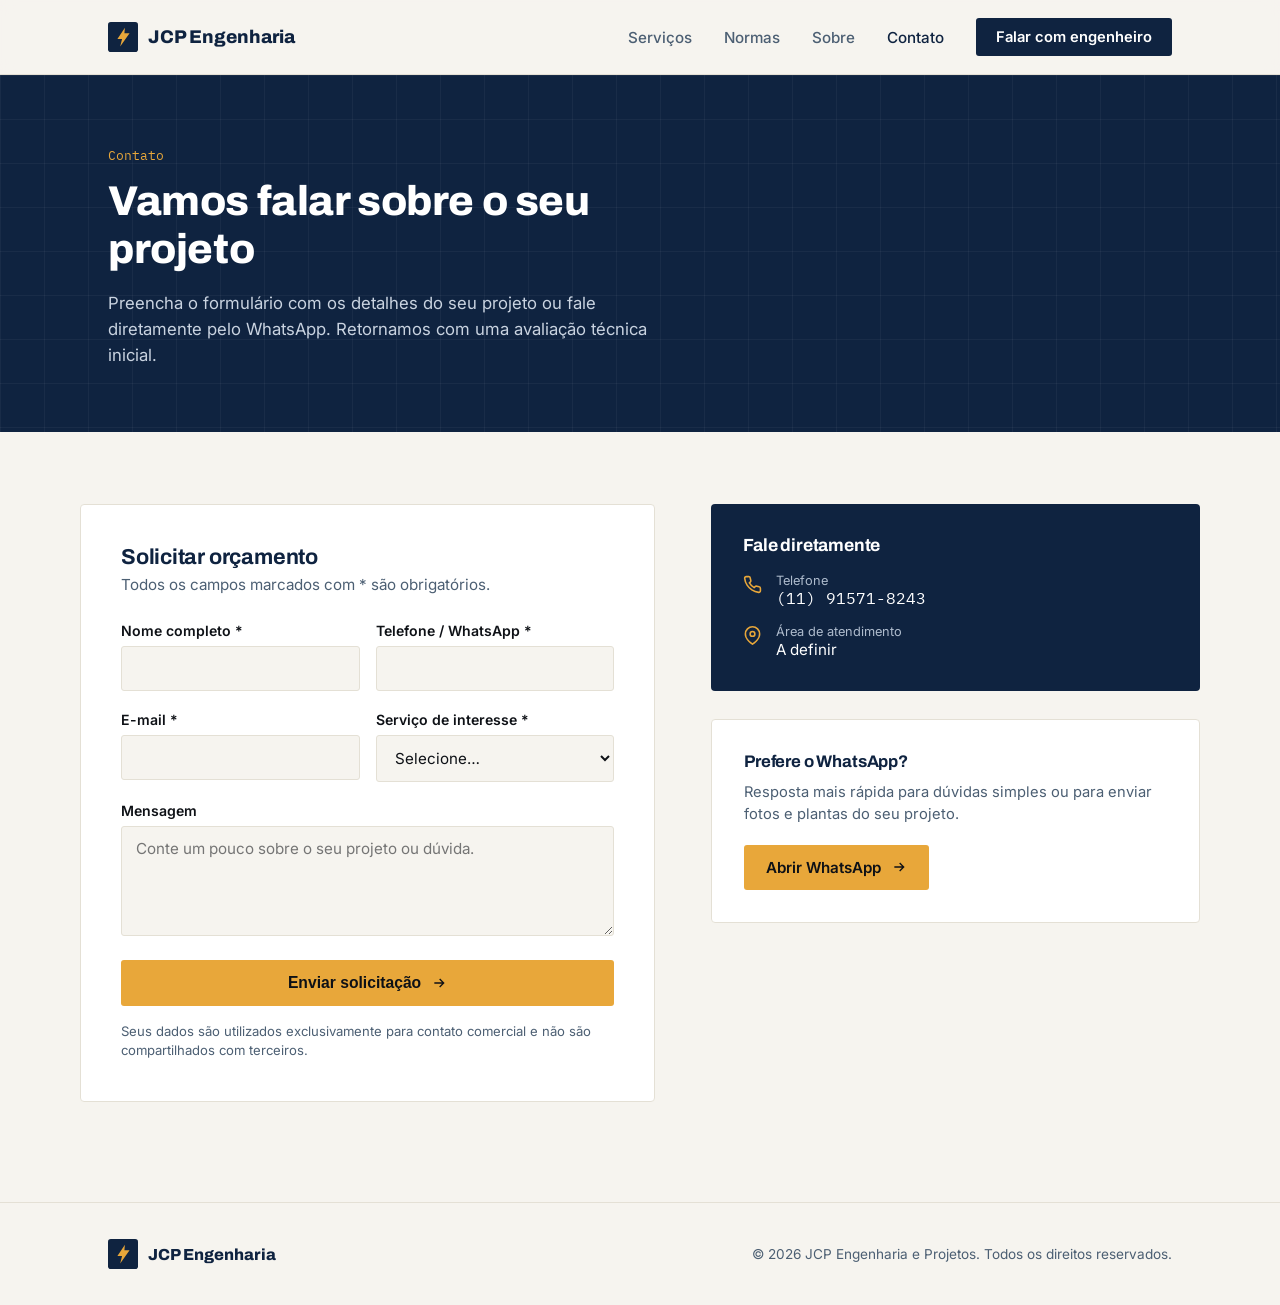
<file: contato.html>
<!DOCTYPE html>
<html lang="pt-BR">
<head>
<meta charset="UTF-8">
<meta name="viewport" content="width=device-width, initial-scale=1.0">
<title>Contato | JCP Engenharia e Projetos</title>
<meta name="description" content="Entre em contato com a JCP Engenharia e Projetos para orçamentos de SPDA, instalações elétricas, carregadores EV e laudos técnicos.">
<link rel="preconnect" href="https://fonts.googleapis.com">
<link rel="preconnect" href="https://fonts.gstatic.com" crossorigin>
<link href="https://fonts.googleapis.com/css2?family=Archivo:wght@500;600;700;800&family=IBM+Plex+Mono:wght@400;500&family=Inter:wght@400;500;600&display=swap" rel="stylesheet">
<style>
  :root{
    --ink:#0E1116;
    --blueprint:#0F2340;
    --blueprint-2:#173156;
    --paper:#F6F4EF;
    --paper-line:#E4E0D5;
    --steel:#4C5F73;
    --amber:#E8A73A;
    --amber-dark:#C4881F;
    --white:#FFFFFF;
    --max:1120px;
  }
  *{box-sizing:border-box;}
  body{
    margin:0;
    font-family:'Inter',system-ui,sans-serif;
    color:var(--ink);
    background:var(--paper);
    -webkit-font-smoothing:antialiased;
  }
  h1,h2,h3{font-family:'Archivo',sans-serif;margin:0;letter-spacing:-0.01em;}
  p{margin:0;}
  a{color:inherit;text-decoration:none;}
  .wrap{max-width:var(--max);margin:0 auto;padding:0 28px;}
  :focus-visible{outline:2px solid var(--amber);outline-offset:3px;}

  header{
    position:sticky;top:0;z-index:50;
    background:rgba(246,244,239,0.92);
    backdrop-filter:blur(8px);
    border-bottom:1px solid var(--paper-line);
  }
  .nav{display:flex;align-items:center;justify-content:space-between;padding:18px 28px;max-width:var(--max);margin:0 auto;}
  .logo{font-family:'Archivo',sans-serif;font-weight:800;font-size:1.15rem;color:var(--blueprint);display:flex;align-items:center;gap:10px;}
  .logo .mark{width:30px;height:30px;flex-shrink:0;}
  .nav-links{display:flex;align-items:center;gap:32px;}
  .nav-links a{font-size:0.95rem;font-weight:500;color:var(--steel);}
  .nav-links a:hover{color:var(--blueprint);}
  .nav-links a.active{color:var(--blueprint);}
  .nav-cta{background:var(--blueprint);color:var(--white) !important;padding:10px 20px;border-radius:3px;font-weight:600 !important;font-size:0.92rem !important;}
  .nav-cta:hover{background:var(--blueprint-2);}
  .menu-btn{display:none;}
  @media (max-width:820px){
    .nav-links{position:fixed;inset:64px 0 0 0;background:var(--paper);flex-direction:column;justify-content:flex-start;padding:32px 28px;gap:24px;transform:translateX(100%);transition:transform .25s ease;}
    .nav-links.open{transform:translateX(0);}
    .menu-btn{display:block;background:none;border:none;cursor:pointer;padding:6px;}
    .menu-btn svg{width:24px;height:24px;color:var(--blueprint);}
  }

  .page-hero{
    background:var(--blueprint);
    color:var(--white);
    padding:72px 0 64px;
    position:relative;
    overflow:hidden;
  }
  .page-hero::before{
    content:"";
    position:absolute;inset:0;
    background-image:
      linear-gradient(rgba(255,255,255,0.045) 1px, transparent 1px),
      linear-gradient(90deg, rgba(255,255,255,0.045) 1px, transparent 1px);
    background-size:44px 44px;
    pointer-events:none;
  }
  .page-hero .wrap{position:relative;}
  .page-hero .tag{font-family:'IBM Plex Mono',monospace;font-size:0.82rem;color:var(--amber);display:block;margin-bottom:14px;}
  .page-hero h1{font-size:clamp(2rem, 4vw, 2.6rem);font-weight:800;color:var(--white);line-height:1.15;max-width:20ch;}
  .page-hero p{margin-top:16px;color:#C9D3E0;font-size:1.05rem;max-width:52ch;line-height:1.55;}

  .contact-layout{
    padding:72px 0 100px;
    display:grid;
    grid-template-columns:1fr 0.85fr;
    gap:56px;
  }
  @media (max-width:860px){
    .contact-layout{grid-template-columns:1fr;padding:56px 0 72px;}
  }

  .form-card{
    background:var(--white);
    border:1px solid var(--paper-line);
    border-radius:4px;
    padding:40px;
  }
  @media (max-width:520px){
    .form-card{padding:28px 22px;}
  }
  .form-card h2{font-size:1.35rem;color:var(--blueprint);font-weight:700;margin-bottom:6px;}
  .form-card .sub{color:var(--steel);font-size:0.95rem;margin-bottom:28px;display:block;}

  .field{margin-bottom:20px;}
  .field label{
    display:block;
    font-size:0.88rem;
    font-weight:600;
    color:var(--ink);
    margin-bottom:7px;
  }
  .field input, .field select, .field textarea{
    width:100%;
    padding:12px 14px;
    border:1px solid var(--paper-line);
    border-radius:3px;
    background:var(--paper);
    font-family:'Inter',sans-serif;
    font-size:0.95rem;
    color:var(--ink);
  }
  .field input:focus, .field select:focus, .field textarea:focus{
    outline:2px solid var(--amber);
    outline-offset:1px;
    background:var(--white);
  }
  .field textarea{resize:vertical;min-height:110px;}
  .field-row{display:grid;grid-template-columns:1fr 1fr;gap:16px;}
  @media (max-width:520px){.field-row{grid-template-columns:1fr;}}

  .submit-btn{
    background:var(--amber);
    color:var(--ink);
    border:none;
    padding:14px 26px;
    border-radius:3px;
    font-weight:600;
    font-size:0.98rem;
    cursor:pointer;
    display:inline-flex;
    align-items:center;
    gap:10px;
    transition:background .15s ease;
    width:100%;
    justify-content:center;
  }
  .submit-btn:hover{background:var(--amber-dark);}

  .form-note{
    margin-top:16px;
    font-size:0.82rem;
    color:var(--steel);
    line-height:1.5;
  }

  .info-col{display:flex;flex-direction:column;gap:28px;}
  .info-block{
    background:var(--blueprint);
    color:var(--white);
    border-radius:4px;
    padding:32px;
  }
  .info-block h3{font-size:1.1rem;font-weight:700;color:var(--white);margin-bottom:18px;}
  .info-row{
    display:flex;
    align-items:flex-start;
    gap:14px;
    margin-bottom:16px;
  }
  .info-row:last-child{margin-bottom:0;}
  .info-row svg{width:19px;height:19px;color:var(--amber);flex-shrink:0;margin-top:2px;}
  .info-row .label{font-size:0.8rem;color:#AEBBCC;display:block;}
  .info-row .value{font-family:'IBM Plex Mono',monospace;font-size:1rem;color:var(--white);}
  .info-row a.value{text-decoration:none;}
  .info-row a.value:hover{color:var(--amber);}

  .whatsapp-block{
    background:var(--white);
    border:1px solid var(--paper-line);
    border-radius:4px;
    padding:32px;
  }
  .whatsapp-block h3{font-size:1.05rem;color:var(--blueprint);font-weight:700;margin-bottom:10px;}
  .whatsapp-block p{color:var(--steel);font-size:0.92rem;line-height:1.5;margin-bottom:20px;}
  .btn-primary{
    background:var(--amber);
    color:var(--ink);
    padding:13px 22px;
    border-radius:3px;
    font-weight:600;
    font-size:0.95rem;
    display:inline-flex;
    align-items:center;
    gap:10px;
    transition:background .15s ease;
  }
  .btn-primary:hover{background:var(--amber-dark);}

  footer{padding:36px 0;border-top:1px solid var(--paper-line);}
  footer .wrap{display:flex;justify-content:space-between;align-items:center;flex-wrap:wrap;gap:14px;}
  footer .logo{font-size:1rem;}
  footer .foot-note{font-size:0.85rem;color:var(--steel);}

  /* ---------- ENTRANCE ANIMATION ---------- */
  .page-hero .tag, .page-hero h1, .page-hero p{
    opacity:0;
    animation:fadeUp .6s ease forwards;
  }
  .page-hero .tag{animation-delay:.05s;}
  .page-hero h1{animation-delay:.15s;}
  .page-hero p{animation-delay:.25s;}
  .form-card, .info-block, .whatsapp-block{
    opacity:0;
    animation:fadeUp .6s ease forwards;
  }
  .form-card{animation-delay:.15s;}
  .info-block{animation-delay:.28s;}
  .whatsapp-block{animation-delay:.4s;}
  @keyframes fadeUp{
    from{opacity:0;transform:translateY(16px);}
    to{opacity:1;transform:translateY(0);}
  }

  .submit-btn{transition:background .15s ease, transform .15s ease, box-shadow .2s ease;}
  .submit-btn:hover{transform:translateY(-1px);box-shadow:0 10px 20px -10px rgba(232,167,58,0.6);}
  .btn-primary{transition:background .15s ease, transform .15s ease, box-shadow .2s ease;}
  .btn-primary:hover{transform:translateY(-1px);box-shadow:0 10px 20px -10px rgba(232,167,58,0.6);}
  .field input, .field select, .field textarea{transition:background .15s ease, box-shadow .15s ease;}

  @media (prefers-reduced-motion: reduce){
    .page-hero .tag, .page-hero h1, .page-hero p, .form-card, .info-block, .whatsapp-block{
      opacity:1 !important;animation:none !important;
    }
  }
</style>
</head>
<body>

<header>
  <div class="nav">
    <a href="index.html" class="logo">
      <svg class="mark" viewBox="0 0 32 32" fill="none" xmlns="http://www.w3.org/2000/svg" aria-hidden="true">
        <rect width="32" height="32" rx="3" fill="#0F2340"/>
        <path d="M18 6 L10 18 H15 L13 26 L23 12 H17.5 L18 6Z" fill="#E8A73A"/>
      </svg>
      JCP Engenharia
    </a>
    <nav class="nav-links" id="navLinks">
      <a href="index.html#servicos">Serviços</a>
      <a href="index.html#normas">Normas</a>
      <a href="index.html#sobre">Sobre</a>
      <a href="contato.html" class="active">Contato</a>
      <a href="https://wa.me/5511915718243?text=Ol%C3%A1!%20Gostaria%20de%20solicitar%20um%20or%C3%A7amento." class="nav-cta">Falar com engenheiro</a>
    </nav>
    <button class="menu-btn" id="menuBtn" aria-label="Abrir menu" aria-expanded="false">
      <svg viewBox="0 0 24 24" fill="none" stroke="currentColor" stroke-width="2"><path d="M3 6h18M3 12h18M3 18h18"/></svg>
    </button>
  </div>
</header>

<main>
  <section class="page-hero">
    <div class="wrap">
      <span class="tag">Contato</span>
      <h1>Vamos falar sobre o seu projeto</h1>
      <p>Preencha o formulário com os detalhes do seu projeto ou fale diretamente pelo WhatsApp. Retornamos com uma avaliação técnica inicial.</p>
    </div>
  </section>

  <div class="wrap contact-layout">
    <div class="form-card">
      <h2>Solicitar orçamento</h2>
      <span class="sub">Todos os campos marcados com * são obrigatórios.</span>

      <!--
        This form posts to Formspree (https://formspree.io). Create a free account,
        create a new form, and replace YOUR_FORM_ID below with the ID Formspree gives you.
        Until that's done, submissions won't be delivered anywhere.
      -->
      <form action="https://formspree.io/f/mgaeygpp" method="POST">
        <input type="hidden" name="_redirect" value="https://donizettirs.github.io/JCP-Engenharia/obrigado.html">
        <input type="text" name="_gotcha" style="display:none" tabindex="-1" autocomplete="off">

        <div class="field-row">
          <div class="field">
            <label for="nome">Nome completo *</label>
            <input type="text" id="nome" name="nome" required>
          </div>
          <div class="field">
            <label for="telefone">Telefone / WhatsApp *</label>
            <input type="tel" id="telefone" name="telefone" required>
          </div>
        </div>

        <div class="field-row">
          <div class="field">
            <label for="email">E-mail *</label>
            <input type="email" id="email" name="email" required>
          </div>
          <div class="field">
            <label for="servico">Serviço de interesse *</label>
            <select id="servico" name="servico" required>
              <option value="" selected disabled>Selecione…</option>
              <option value="spda">SPDA — Proteção contra descargas atmosféricas</option>
              <option value="instalacoes">Instalações elétricas</option>
              <option value="ev">Sistemas de recarga para veículos elétricos</option>
              <option value="consultoria">Consultoria e laudos</option>
              <option value="outro">Outro / não sei ainda</option>
            </select>
          </div>
        </div>

        <div class="field">
          <label for="mensagem">Mensagem</label>
          <textarea id="mensagem" name="mensagem" placeholder="Conte um pouco sobre o seu projeto ou dúvida."></textarea>
        </div>

        <button type="submit" class="submit-btn">
          Enviar solicitação
          <svg width="16" height="16" viewBox="0 0 24 24" fill="none" stroke="currentColor" stroke-width="2"><path d="M5 12h14M13 6l6 6-6 6"/></svg>
        </button>

        <p class="form-note">Seus dados são utilizados exclusivamente para contato comercial e não são compartilhados com terceiros.</p>
      </form>
    </div>

    <div class="info-col">
      <div class="info-block">
        <h3>Fale diretamente</h3>
        <div class="info-row">
          <svg viewBox="0 0 24 24" fill="none" stroke="currentColor" stroke-width="2"><path d="M22 16.92v3a2 2 0 0 1-2.18 2 19.79 19.79 0 0 1-8.63-3.07 19.5 19.5 0 0 1-6-6 19.79 19.79 0 0 1-3.07-8.67A2 2 0 0 1 4.11 2h3a2 2 0 0 1 2 1.72c.127.96.361 1.903.7 2.81a2 2 0 0 1-.45 2.11L8.09 9.91a16 16 0 0 0 6 6l1.27-1.27a2 2 0 0 1 2.11-.45c.907.339 1.85.573 2.81.7A2 2 0 0 1 22 16.92z"/></svg>
          <span>
            <span class="label">Telefone</span>
            <a class="value" href="tel:+5511915718243">(11) 91571-8243</a>
          </span>
        </div>
        <div class="info-row">
          <svg viewBox="0 0 24 24" fill="none" stroke="currentColor" stroke-width="2"><path d="M21 10c0 7-9 13-9 13S3 17 3 10a9 9 0 0 1 18 0z"/><circle cx="12" cy="10" r="3"/></svg>
          <span>
            <span class="label">Área de atendimento</span>
            <span class="value" style="font-family:'Inter',sans-serif;font-size:0.95rem;">A definir</span>
          </span>
        </div>
      </div>

      <div class="whatsapp-block">
        <h3>Prefere o WhatsApp?</h3>
        <p>Resposta mais rápida para dúvidas simples ou para enviar fotos e plantas do seu projeto.</p>
        <a class="btn-primary" href="https://wa.me/5511915718243?text=Ol%C3%A1!%20Gostaria%20de%20solicitar%20um%20or%C3%A7amento.">
          Abrir WhatsApp
          <svg width="16" height="16" viewBox="0 0 24 24" fill="none" stroke="currentColor" stroke-width="2"><path d="M5 12h14M13 6l6 6-6 6"/></svg>
        </a>
      </div>
    </div>
  </div>
</main>

<footer>
  <div class="wrap">
    <a href="index.html" class="logo">
      <svg class="mark" viewBox="0 0 32 32" fill="none" xmlns="http://www.w3.org/2000/svg" aria-hidden="true">
        <rect width="32" height="32" rx="3" fill="#0F2340"/>
        <path d="M18 6 L10 18 H15 L13 26 L23 12 H17.5 L18 6Z" fill="#E8A73A"/>
      </svg>
      JCP Engenharia
    </a>
    <span class="foot-note">© 2026 JCP Engenharia e Projetos. Todos os direitos reservados.</span>
  </div>
</footer>

<script>
  const menuBtn = document.getElementById('menuBtn');
  const navLinks = document.getElementById('navLinks');
  menuBtn.addEventListener('click', () => {
    const isOpen = navLinks.classList.toggle('open');
    menuBtn.setAttribute('aria-expanded', isOpen);
  });
  navLinks.querySelectorAll('a').forEach(a => a.addEventListener('click', () => {
    navLinks.classList.remove('open');
    menuBtn.setAttribute('aria-expanded', false);
  }));
</script>

</body>
</html>
</file>
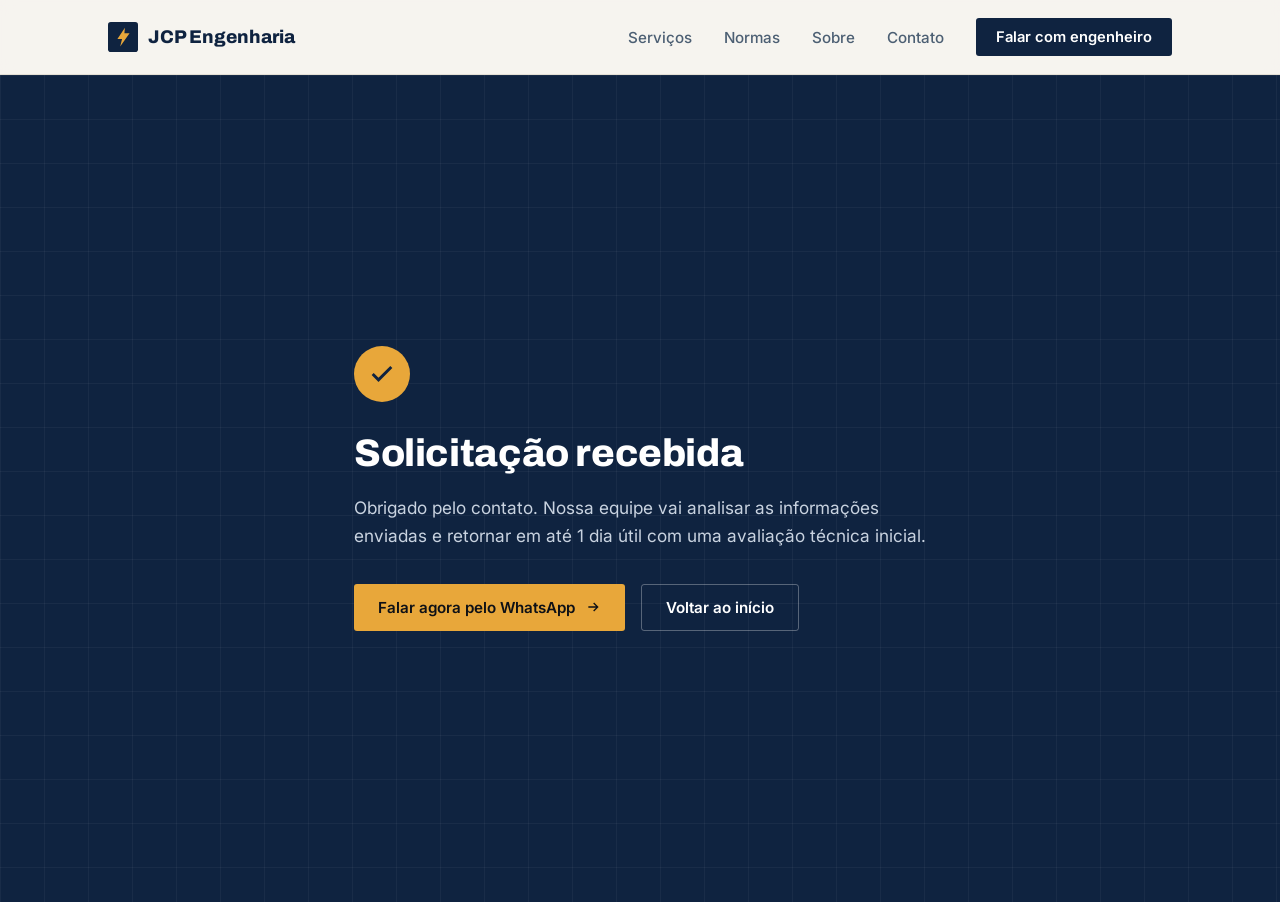
<file: obrigado.html>
<!DOCTYPE html>
<html lang="pt-BR">
<head>
<meta charset="UTF-8">
<meta name="viewport" content="width=device-width, initial-scale=1.0">
<title>Solicitação enviada | JCP Engenharia e Projetos</title>
<meta name="description" content="Recebemos sua solicitação. A JCP Engenharia e Projetos entrará em contato em breve.">
<link rel="preconnect" href="https://fonts.googleapis.com">
<link rel="preconnect" href="https://fonts.gstatic.com" crossorigin>
<link href="https://fonts.googleapis.com/css2?family=Archivo:wght@500;600;700;800&family=IBM+Plex+Mono:wght@400;500&family=Inter:wght@400;500;600&display=swap" rel="stylesheet">
<style>
  :root{
    --ink:#0E1116;
    --blueprint:#0F2340;
    --blueprint-2:#173156;
    --paper:#F6F4EF;
    --paper-line:#E4E0D5;
    --steel:#4C5F73;
    --amber:#E8A73A;
    --amber-dark:#C4881F;
    --white:#FFFFFF;
    --max:1120px;
  }
  *{box-sizing:border-box;}
  body{
    margin:0;
    font-family:'Inter',system-ui,sans-serif;
    color:var(--ink);
    background:var(--paper);
    -webkit-font-smoothing:antialiased;
  }
  h1,h2,h3{font-family:'Archivo',sans-serif;margin:0;letter-spacing:-0.01em;}
  p{margin:0;}
  a{color:inherit;text-decoration:none;}
  .wrap{max-width:var(--max);margin:0 auto;padding:0 28px;}
  :focus-visible{outline:2px solid var(--amber);outline-offset:3px;}

  header{
    position:sticky;top:0;z-index:50;
    background:rgba(246,244,239,0.92);
    backdrop-filter:blur(8px);
    border-bottom:1px solid var(--paper-line);
  }
  .nav{display:flex;align-items:center;justify-content:space-between;padding:18px 28px;max-width:var(--max);margin:0 auto;}
  .logo{font-family:'Archivo',sans-serif;font-weight:800;font-size:1.15rem;color:var(--blueprint);display:flex;align-items:center;gap:10px;}
  .logo .mark{width:30px;height:30px;flex-shrink:0;}
  .nav-links{display:flex;align-items:center;gap:32px;}
  .nav-links a{font-size:0.95rem;font-weight:500;color:var(--steel);}
  .nav-links a:hover{color:var(--blueprint);}
  .nav-cta{background:var(--blueprint);color:var(--white) !important;padding:10px 20px;border-radius:3px;font-weight:600 !important;font-size:0.92rem !important;}
  .nav-cta:hover{background:var(--blueprint-2);}
  .menu-btn{display:none;}
  @media (max-width:820px){
    .nav-links{position:fixed;inset:64px 0 0 0;background:var(--paper);flex-direction:column;justify-content:flex-start;padding:32px 28px;gap:24px;transform:translateX(100%);transition:transform .25s ease;}
    .nav-links.open{transform:translateX(0);}
    .menu-btn{display:block;background:none;border:none;cursor:pointer;padding:6px;}
    .menu-btn svg{width:24px;height:24px;color:var(--blueprint);}
  }

  .confirm{
    background:var(--blueprint);
    color:var(--white);
    min-height:calc(100vh - 73px);
    display:flex;
    align-items:center;
    position:relative;
    overflow:hidden;
    padding:80px 0;
  }
  .confirm::before{
    content:"";
    position:absolute;inset:0;
    background-image:
      linear-gradient(rgba(255,255,255,0.045) 1px, transparent 1px),
      linear-gradient(90deg, rgba(255,255,255,0.045) 1px, transparent 1px);
    background-size:44px 44px;
    pointer-events:none;
  }
  .confirm .wrap{position:relative;max-width:640px;}
  .check-icon{
    width:56px;height:56px;
    border-radius:50%;
    background:var(--amber);
    display:flex;
    align-items:center;
    justify-content:center;
    margin-bottom:28px;
  }
  .check-icon svg{width:28px;height:28px;color:var(--blueprint);}
  .confirm h1{
    font-size:clamp(1.8rem, 3.6vw, 2.4rem);
    font-weight:800;
    color:var(--white);
    line-height:1.2;
  }
  .confirm p{
    margin-top:18px;
    color:#C9D3E0;
    font-size:1.08rem;
    line-height:1.6;
    max-width:52ch;
  }
  .confirm-actions{
    margin-top:34px;
    display:flex;
    gap:16px;
    flex-wrap:wrap;
  }
  .btn-primary{
    background:var(--amber);
    color:var(--ink);
    padding:13px 24px;
    border-radius:3px;
    font-weight:600;
    font-size:0.95rem;
    display:inline-flex;
    align-items:center;
    gap:10px;
    transition:background .15s ease;
  }
  .btn-primary:hover{background:var(--amber-dark);}
  .btn-secondary{
    border:1px solid rgba(255,255,255,0.3);
    color:var(--white);
    padding:13px 24px;
    border-radius:3px;
    font-weight:600;
    font-size:0.95rem;
  }
  .btn-secondary:hover{background:rgba(255,255,255,0.08);}
  .btn-secondary, .btn-primary{transition:background .15s ease, transform .15s ease, box-shadow .2s ease;}
  .btn-primary:hover{transform:translateY(-1px);box-shadow:0 10px 20px -10px rgba(232,167,58,0.6);}
  .btn-secondary:hover{transform:translateY(-1px);}

  /* ---------- ENTRANCE ANIMATION ---------- */
  .check-icon{
    opacity:0;
    animation:popIn .55s cubic-bezier(.34,1.56,.64,1) forwards;
    animation-delay:.1s;
  }
  @keyframes popIn{
    from{opacity:0;transform:scale(.4);}
    to{opacity:1;transform:scale(1);}
  }
  .confirm h1, .confirm p, .confirm-actions{
    opacity:0;
    animation:fadeUp .6s ease forwards;
  }
  .confirm h1{animation-delay:.3s;}
  .confirm p{animation-delay:.4s;}
  .confirm-actions{animation-delay:.5s;}
  @keyframes fadeUp{
    from{opacity:0;transform:translateY(14px);}
    to{opacity:1;transform:translateY(0);}
  }

  @media (prefers-reduced-motion: reduce){
    .check-icon, .confirm h1, .confirm p, .confirm-actions{
      opacity:1 !important;animation:none !important;
    }
  }
</style>
</head>
<body>

<header>
  <div class="nav">
    <a href="index.html" class="logo">
      <svg class="mark" viewBox="0 0 32 32" fill="none" xmlns="http://www.w3.org/2000/svg" aria-hidden="true">
        <rect width="32" height="32" rx="3" fill="#0F2340"/>
        <path d="M18 6 L10 18 H15 L13 26 L23 12 H17.5 L18 6Z" fill="#E8A73A"/>
      </svg>
      JCP Engenharia
    </a>
    <nav class="nav-links" id="navLinks">
      <a href="index.html#servicos">Serviços</a>
      <a href="index.html#normas">Normas</a>
      <a href="index.html#sobre">Sobre</a>
      <a href="contato.html">Contato</a>
      <a href="https://wa.me/5511915718243?text=Ol%C3%A1!%20Gostaria%20de%20solicitar%20um%20or%C3%A7amento." class="nav-cta">Falar com engenheiro</a>
    </nav>
    <button class="menu-btn" id="menuBtn" aria-label="Abrir menu" aria-expanded="false">
      <svg viewBox="0 0 24 24" fill="none" stroke="currentColor" stroke-width="2"><path d="M3 6h18M3 12h18M3 18h18"/></svg>
    </button>
  </div>
</header>

<main>
  <section class="confirm">
    <div class="wrap">
      <div class="check-icon">
        <svg viewBox="0 0 24 24" fill="none" stroke="currentColor" stroke-width="2.5"><path d="M20 6L9 17l-5-5"/></svg>
      </div>
      <h1>Solicitação recebida</h1>
      <p>Obrigado pelo contato. Nossa equipe vai analisar as informações enviadas e retornar em até 1 dia útil com uma avaliação técnica inicial.</p>
      <div class="confirm-actions">
        <a class="btn-primary" href="https://wa.me/5511915718243?text=Ol%C3%A1!%20Acabei%20de%20enviar%20uma%20solicita%C3%A7%C3%A3o%20pelo%20site.">
          Falar agora pelo WhatsApp
          <svg width="16" height="16" viewBox="0 0 24 24" fill="none" stroke="currentColor" stroke-width="2"><path d="M5 12h14M13 6l6 6-6 6"/></svg>
        </a>
        <a class="btn-secondary" href="index.html">Voltar ao início</a>
      </div>
    </div>
  </section>
</main>

<script>
  const menuBtn = document.getElementById('menuBtn');
  const navLinks = document.getElementById('navLinks');
  menuBtn.addEventListener('click', () => {
    const isOpen = navLinks.classList.toggle('open');
    menuBtn.setAttribute('aria-expanded', isOpen);
  });
  navLinks.querySelectorAll('a').forEach(a => a.addEventListener('click', () => {
    navLinks.classList.remove('open');
    menuBtn.setAttribute('aria-expanded', false);
  }));
</script>

</body>
</html>
</file>
